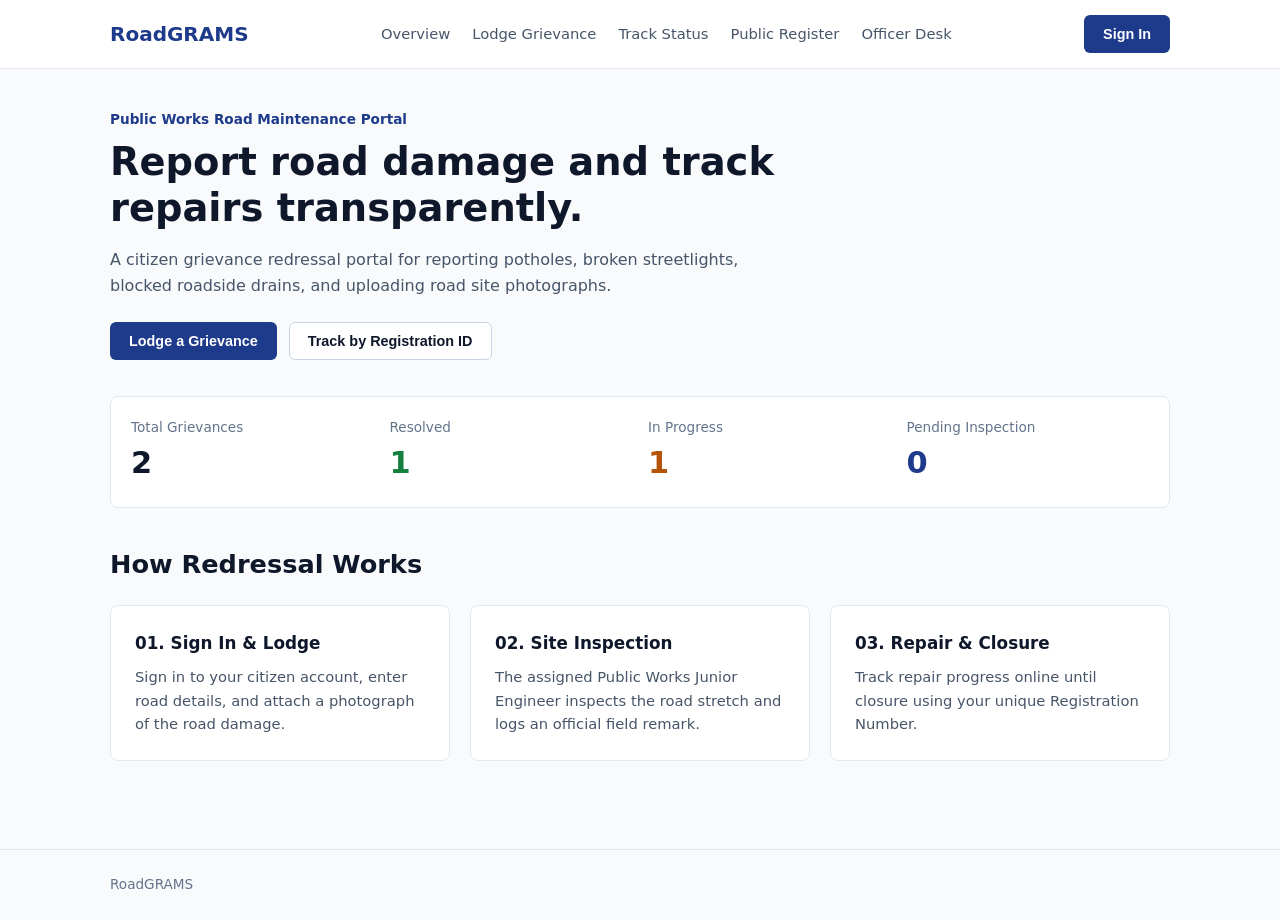
<file: index.html>
<!DOCTYPE html>
<html lang="en">
<head>
  <meta charset="UTF-8" />
  <meta name="viewport" content="width=device-width, initial-scale=1.0" />
  <title>RoadGRAMS - Road Maintenance Grievance Portal</title>
  <link rel="stylesheet" href="style.css" />
</head>
<body>
  <header class="site-header">
    <div class="container header-inner">
      <a href="#home" class="brand" onclick="showSection('home')">RoadGRAMS</a>
      <nav class="nav-links">
        <a href="#home" onclick="showSection('home')">Overview</a>
        <a href="#lodge" onclick="showSection('lodge')">Lodge Grievance</a>
        <a href="#track" onclick="showSection('track')">Track Status</a>
        <a href="#register" onclick="showSection('register')">Public Register</a>
        <a href="#officer" onclick="showSection('officer')">Officer Desk</a>
      </nav>
      <button id="nav-auth-btn" class="btn-primary" onclick="showSection('signin')">Sign In</button>
    </div>
  </header>

  <main class="container">
    <!-- 1. OVERVIEW -->
    <section id="section-home" class="page-section active">
      <div class="hero-box">
        <p class="kicker">Public Works Road Maintenance Portal</p>
        <h1>Report road damage and track repairs transparently.</h1>
        <p class="subtitle">
          A citizen grievance redressal portal for reporting potholes,
          broken streetlights, blocked roadside drains, and uploading road site photographs.
        </p>
        <div class="hero-actions">
          <button class="btn-primary" onclick="showSection('lodge')">Lodge a Grievance</button>
          <button class="btn-secondary" onclick="showSection('track')">Track by Registration ID</button>
        </div>
      </div>

      <div class="stats-grid">
        <div class="stat-item">
          <span class="stat-label">Total Grievances</span>
          <strong id="stat-total" class="stat-value">0</strong>
        </div>
        <div class="stat-item">
          <span class="stat-label">Resolved</span>
          <strong id="stat-resolved" class="stat-value text-green">0</strong>
        </div>
        <div class="stat-item">
          <span class="stat-label">In Progress</span>
          <strong id="stat-progress" class="stat-value text-amber">0</strong>
        </div>
        <div class="stat-item">
          <span class="stat-label">Pending Inspection</span>
          <strong id="stat-pending" class="stat-value text-navy">0</strong>
        </div>
      </div>

      <div class="steps-section">
        <h2>How Redressal Works</h2>
        <div class="steps-grid">
          <div class="step-card">
            <h3>01. Sign In & Lodge</h3>
            <p>Sign in to your citizen account, enter road details, and attach a photograph of the road damage.</p>
          </div>
          <div class="step-card">
            <h3>02. Site Inspection</h3>
            <p>The assigned Public Works Junior Engineer inspects the road stretch and logs an official field remark.</p>
          </div>
          <div class="step-card">
            <h3>03. Repair & Closure</h3>
            <p>Track repair progress online until closure using your unique Registration Number.</p>
          </div>
        </div>
      </div>
    </section>

    <!-- 2. SIGN IN / ACCOUNT -->
    <section id="section-signin" class="page-section">
      <div id="signin-panel" class="card-panel narrow-panel">
        <p class="kicker">Citizen Account Access</p>
        <h2>Sign In to RoadGRAMS</h2>
        <p class="section-desc">Sign in with your name, email, and mobile to auto-fill complaints and manage your account.</p>

        <form id="signin-form">
          <div class="form-group full-width">
            <label for="loginName">Full Name *</label>
            <input type="text" id="loginName" required placeholder="e.g. Aarav Sharma" />
          </div>
          <div class="form-group full-width">
            <label for="loginEmail">Email Address *</label>
            <input type="email" id="loginEmail" required placeholder="e.g. aarav@example.in" />
          </div>
          <div class="form-group full-width">
            <label for="loginMobile">Mobile Number (10 Digits) *</label>
            <input type="tel" id="loginMobile" required pattern="[0-9]{10}" maxlength="10" placeholder="e.g. 9876543210" />
          </div>
          <button type="submit" class="btn-primary">Sign In</button>
        </form>
      </div>

      <div id="account-panel" class="card-panel narrow-panel hidden">
        <p class="kicker text-green">Signed In</p>
        <h2 id="account-name">Citizen</h2>
        <p id="account-meta" class="section-desc"></p>
        <div class="hero-actions">
          <button class="btn-primary" onclick="showSection('lodge')">Lodge Grievance</button>
          <button class="btn-secondary" onclick="signOutUser()">Sign Out</button>
        </div>
      </div>
    </section>

    <!-- 3. LODGE GRIEVANCE (WITH PHOTOGRAPH UPLOAD) -->
    <section id="section-lodge" class="page-section">
      <h2>Lodge a Road Maintenance Grievance</h2>
      <p class="section-desc">Fill in accurate location details and attach a road photograph so PWD engineers can inspect quickly.</p>

      <form id="grievance-form" class="card-panel">
        <div class="form-grid">
          <div class="form-group">
            <label for="citizenName">Citizen Full Name *</label>
            <input type="text" id="citizenName" required placeholder="e.g. Aarav Sharma" />
          </div>
          <div class="form-group">
            <label for="mobile">Mobile Number (10 Digits) *</label>
            <input type="tel" id="mobile" required pattern="[0-9]{10}" maxlength="10" placeholder="e.g. 9876543210" />
          </div>
          <div class="form-group">
            <label for="ward">Ward / Sector *</label>
            <input type="text" id="ward" required placeholder="e.g. Ward 14 - Sector 14" />
          </div>
          <div class="form-group">
            <label for="pincode">PIN Code *</label>
            <input type="text" id="pincode" required pattern="[0-9]{6}" maxlength="6" placeholder="e.g. 110014" />
          </div>
          <div class="form-group">
            <label for="roadName">Road / Highway Name *</label>
            <input type="text" id="roadName" required placeholder="e.g. MG Road Main Corridor" />
          </div>
          <div class="form-group">
            <label for="landmark">Nearest Landmark *</label>
            <input type="text" id="landmark" required placeholder="e.g. Near Government Polytechnic Gate" />
          </div>
          <div class="form-group">
            <label for="category">Issue Category *</label>
            <select id="category" required>
              <option value="Pothole & Surface Crack">Pothole & Surface Crack</option>
              <option value="Road Resurfacing Needed">Road Resurfacing Needed</option>
              <option value="Broken Streetlight">Broken Streetlight</option>
              <option value="Waterlogging & Blocked Drain">Waterlogging & Blocked Drain</option>
              <option value="Damaged Divider & Signage">Damaged Divider & Signage</option>
            </select>
          </div>
          <div class="form-group">
            <label for="severity">Severity Level *</label>
            <select id="severity" required>
              <option value="Routine">Routine</option>
              <option value="Moderate" selected>Moderate</option>
              <option value="Urgent Hazard">Urgent Hazard</option>
            </select>
          </div>
        </div>

        <div class="form-group full-width">
          <label for="description">Detailed Description of Road Damage *</label>
          <textarea id="description" rows="4" required placeholder="Describe approximate size of pothole, number of faulty lights, or traffic hazard..."></textarea>
        </div>

        <div class="form-group full-width">
          <label for="roadPhoto">Add Road Site Photograph (Optional - JPG / PNG)</label>
          <input type="file" id="roadPhoto" accept="image/*" />
          <div id="photo-preview-box" class="photo-preview hidden">
            <img id="photo-preview-img" alt="Selected road photo preview" />
            <div>
              <p id="photo-file-name" class="photo-caption"></p>
              <button type="button" class="btn-link-danger" onclick="clearSelectedPhoto()">Remove Photo</button>
            </div>
          </div>
        </div>

        <div class="form-actions">
          <button type="submit" class="btn-primary">Submit Grievance</button>
          <button type="reset" class="btn-secondary" onclick="clearSelectedPhoto()">Clear Form</button>
        </div>
      </form>

      <div id="receipt-box" class="card-panel hidden" style="margin-top: 20px;">
        <p class="kicker text-green">Grievance Registered Successfully</p>
        <h3>Acknowledgement Receipt</h3>
        <p>Your unique CPGRAMS-style Registration Number is:</p>
        <p id="receipt-id" class="mono-id"></p>
        <p id="receipt-summary" class="subtitle"></p>
        <img id="receipt-photo" class="receipt-photo hidden" alt="Attached road site photo" />
        <div class="hero-actions" style="margin-top: 16px;">
          <button class="btn-primary" onclick="trackLastSubmitted()">Track This Grievance</button>
          <button class="btn-secondary" onclick="window.print()">Print Receipt</button>
        </div>
      </div>
    </section>

    <!-- 4. TRACK STATUS -->
    <section id="section-track" class="page-section">
      <h2>Track Grievance Status</h2>
      <p class="section-desc">Enter your Registration Number (for example, <code>RDGRM/2026/00101</code>) to check live status, attached photo, and officer remarks.</p>

      <div class="search-bar">
        <input type="text" id="track-input" placeholder="Enter Registration ID (e.g. RDGRM/2026/00101)" />
        <button class="btn-primary" onclick="trackGrievance()">Track Status</button>
      </div>

      <div id="track-result" class="card-panel hidden"></div>
      <p id="track-error" class="error-msg hidden">No grievance found with that Registration Number.</p>
    </section>

    <!-- 5. PUBLIC REGISTER -->
    <section id="section-register" class="page-section">
      <div class="section-head-row">
        <div>
          <h2>Public Grievance Register</h2>
          <p class="section-desc">Browse and filter all reported road maintenance complaints.</p>
        </div>
        <select id="filter-status" onchange="renderRegisterTable()">
          <option value="All">All Statuses</option>
          <option value="Received">Received</option>
          <option value="Under Inspection">Under Inspection</option>
          <option value="In Progress">In Progress</option>
          <option value="Resolved">Resolved</option>
        </select>
      </div>

      <div class="table-wrap">
        <table>
          <thead>
            <tr>
              <th>Registration ID</th>
              <th>Road & Ward</th>
              <th>Category</th>
              <th>Filed On</th>
              <th>Status</th>
              <th>Action</th>
            </tr>
          </thead>
          <tbody id="register-tbody"></tbody>
        </table>
      </div>
    </section>

    <!-- 6. OFFICER DESK -->
    <section id="section-officer" class="page-section">
      <h2>Officer Redressal Desk (Demo)</h2>
      <p class="section-desc">Update complaint status and add inspection remarks as a Public Works officer.</p>

      <div class="card-panel">
        <div class="form-grid">
          <div class="form-group">
            <label for="officer-select-id">Select Grievance *</label>
            <select id="officer-select-id"></select>
          </div>
          <div class="form-group">
            <label for="officer-status">New Status *</label>
            <select id="officer-status">
              <option value="Received">Received</option>
              <option value="Under Inspection">Under Inspection</option>
              <option value="In Progress">In Progress</option>
              <option value="Resolved">Resolved</option>
            </select>
          </div>
        </div>
        <div class="form-group full-width">
          <label for="officer-remark">Official Inspection / Action Remark *</label>
          <textarea id="officer-remark" rows="3" placeholder="e.g. Site inspected; bitumen repair crew scheduled for tomorrow morning."></textarea>
        </div>
        <button class="btn-primary" onclick="updateOfficerStatus()">Update Grievance Status</button>
        <p id="officer-msg" class="text-green hidden" style="margin-top: 12px;">Status updated successfully.</p>
      </div>
    </section>
  </main>

  <footer class="site-footer">
    <div class="container">
      <p>RoadGRAMS </p>
    </div>
  </footer>

  <script src="script.js"></script>
</body>
</html>
</file>
<file: style.css>
* {
  box-sizing: border-box;
  margin: 0;
  padding: 0;
}

body {
  font-family: system-ui, -apple-system, "Segoe UI", Roboto, sans-serif;
  background-color: #f8fafc;
  color: #0f172a;
  line-height: 1.6;
}

.container {
  max-width: 1100px;
  margin: 0 auto;
  padding: 0 20px;
}

.site-header {
  background: #ffffff;
  border-bottom: 1px solid #e2e8f0;
  position: sticky;
  top: 0;
  z-index: 10;
}

.header-inner {
  display: flex;
  align-items: center;
  justify-content: space-between;
  gap: 24px;
  height: 68px;
}

.brand {
  font-size: 1.25rem;
  font-weight: 700;
  color: #1e3a8a;
  text-decoration: none;
}

.nav-links {
  display: flex;
  gap: 22px;
}

.nav-links a {
  text-decoration: none;
  color: #475569;
  font-size: 0.92rem;
  font-weight: 500;
}

.nav-links a:hover {
  color: #1e3a8a;
  text-decoration: underline;
}

.btn-primary,
.btn-secondary {
  padding: 10px 18px;
  border-radius: 6px;
  font-size: 0.9rem;
  font-weight: 600;
  cursor: pointer;
  border: 1px solid transparent;
}

.btn-primary {
  background: #1e3a8a;
  color: #ffffff;
}

.btn-primary:hover {
  background: #172554;
}

.btn-secondary {
  background: #ffffff;
  color: #0f172a;
  border-color: #cbd5e1;
}

.btn-secondary:hover {
  background: #f1f5f9;
}

.btn-link-danger {
  background: none;
  border: none;
  color: #b91c1c;
  font-size: 0.82rem;
  font-weight: 600;
  cursor: pointer;
  margin-top: 6px;
}

.btn-link-danger:hover {
  text-decoration: underline;
}

.page-section {
  display: none;
  padding: 40px 0;
}

.page-section.active {
  display: block;
}

.narrow-panel {
  max-width: 520px;
  margin: 0 auto;
}

.kicker {
  font-size: 0.85rem;
  font-weight: 600;
  color: #1e3a8a;
  margin-bottom: 8px;
}

h1 {
  font-size: 2.4rem;
  line-height: 1.2;
  margin-bottom: 16px;
  max-width: 720px;
}

h2 {
  font-size: 1.6rem;
  margin-bottom: 8px;
}

.subtitle,
.section-desc {
  color: #475569;
  max-width: 680px;
  margin-bottom: 24px;
}

.hero-actions {
  display: flex;
  gap: 12px;
  flex-wrap: wrap;
}

.stats-grid {
  display: grid;
  grid-template-columns: repeat(auto-fit, minmax(200px, 1fr));
  gap: 16px;
  margin: 36px 0;
  padding: 20px;
  background: #ffffff;
  border: 1px solid #e2e8f0;
  border-radius: 8px;
}

.stat-label {
  display: block;
  font-size: 0.85rem;
  color: #64748b;
}

.stat-value {
  font-size: 1.9rem;
  font-variant-numeric: tabular-nums;
}

.steps-grid {
  display: grid;
  grid-template-columns: repeat(auto-fit, minmax(250px, 1fr));
  gap: 20px;
  margin-top: 20px;
}

.step-card,
.card-panel {
  background: #ffffff;
  border: 1px solid #e2e8f0;
  border-radius: 8px;
  padding: 24px;
}

.step-card h3 {
  margin-bottom: 8px;
  font-size: 1.05rem;
}

.step-card p {
  color: #475569;
  font-size: 0.92rem;
}

.form-grid {
  display: grid;
  grid-template-columns: repeat(auto-fit, minmax(260px, 1fr));
  gap: 16px;
  margin-bottom: 16px;
}

.form-group {
  display: flex;
  flex-direction: column;
  gap: 6px;
}

.form-group label {
  font-size: 0.88rem;
  font-weight: 600;
  color: #334155;
}

input,
select,
textarea {
  padding: 10px 12px;
  border: 1px solid #cbd5e1;
  border-radius: 6px;
  font-family: inherit;
  font-size: 0.92rem;
  background: #ffffff;
}

input:focus,
select:focus,
textarea:focus {
  outline: 2px solid #1e3a8a;
  outline-offset: 1px;
}

.full-width {
  margin-bottom: 18px;
}

.form-actions {
  display: flex;
  gap: 12px;
}

.photo-preview {
  display: flex;
  align-items: center;
  gap: 16px;
  margin-top: 10px;
  padding: 12px;
  background: #f8fafc;
  border: 1px solid #e2e8f0;
  border-radius: 6px;
}

.photo-preview img {
  width: 140px;
  height: 96px;
  object-fit: cover;
  border-radius: 4px;
  border: 1px solid #cbd5e1;
}

.photo-caption {
  font-size: 0.85rem;
  color: #334155;
  font-weight: 500;
}

.receipt-photo,
.track-photo {
  margin-top: 14px;
  max-width: 100%;
  max-height: 240px;
  border-radius: 6px;
  border: 1px solid #cbd5e1;
  object-fit: cover;
  display: block;
}

.search-bar {
  display: flex;
  gap: 10px;
  margin-bottom: 24px;
  max-width: 560px;
}

.search-bar input {
  flex: 1;
}

.section-head-row {
  display: flex;
  justify-content: space-between;
  align-items: flex-end;
  gap: 16px;
  margin-bottom: 16px;
  flex-wrap: wrap;
}

.table-wrap {
  background: #ffffff;
  border: 1px solid #e2e8f0;
  border-radius: 8px;
  overflow-x: auto;
}

table {
  width: 100%;
  border-collapse: collapse;
  font-size: 0.9rem;
}

th,
td {
  padding: 12px 16px;
  text-align: left;
  border-bottom: 1px solid #e2e8f0;
}

th {
  background: #f8fafc;
  color: #475569;
  font-weight: 600;
}

.mono-id {
  font-family: ui-monospace, SFMono-Regular, Menlo, monospace;
  font-size: 1.3rem;
  font-weight: 700;
  color: #1e3a8a;
  margin: 8px 0 12px;
}

.text-green { color: #15803d; }
.text-amber { color: #b45309; }
.text-navy { color: #1e3a8a; }
.error-msg { color: #b91c1c; font-weight: 500; }
.hidden { display: none; }

.timeline-list {
  margin-top: 16px;
  padding-top: 16px;
  border-top: 1px solid #e2e8f0;
  list-style: none;
}

.timeline-list li {
  padding: 10px 0;
  border-bottom: 1px solid #f1f5f9;
}

.site-footer {
  border-top: 1px solid #e2e8f0;
  padding: 24px 0;
  margin-top: 48px;
  color: #64748b;
  font-size: 0.85rem;
}

@media (max-width: 720px) {
  .nav-links {
    display: none;
  }
  h1 {
    font-size: 1.8rem;
  }
}
</file>
